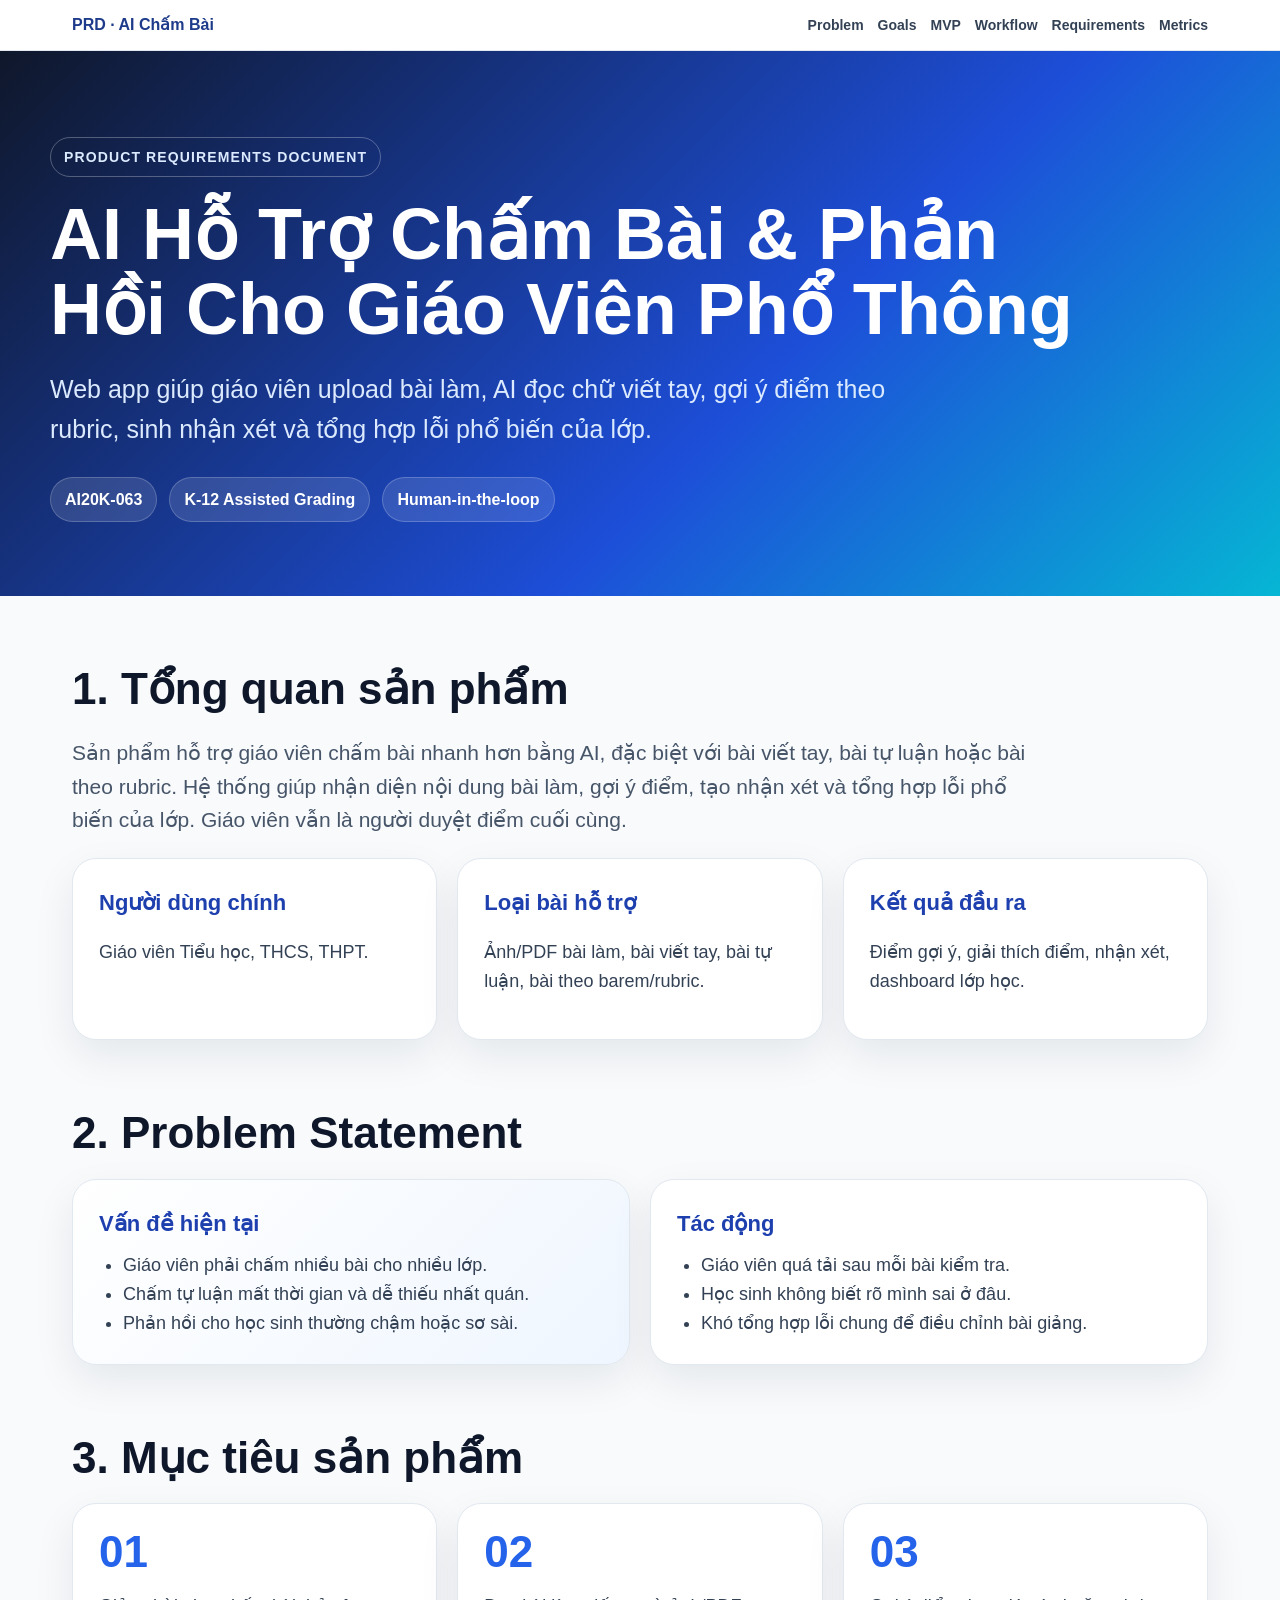
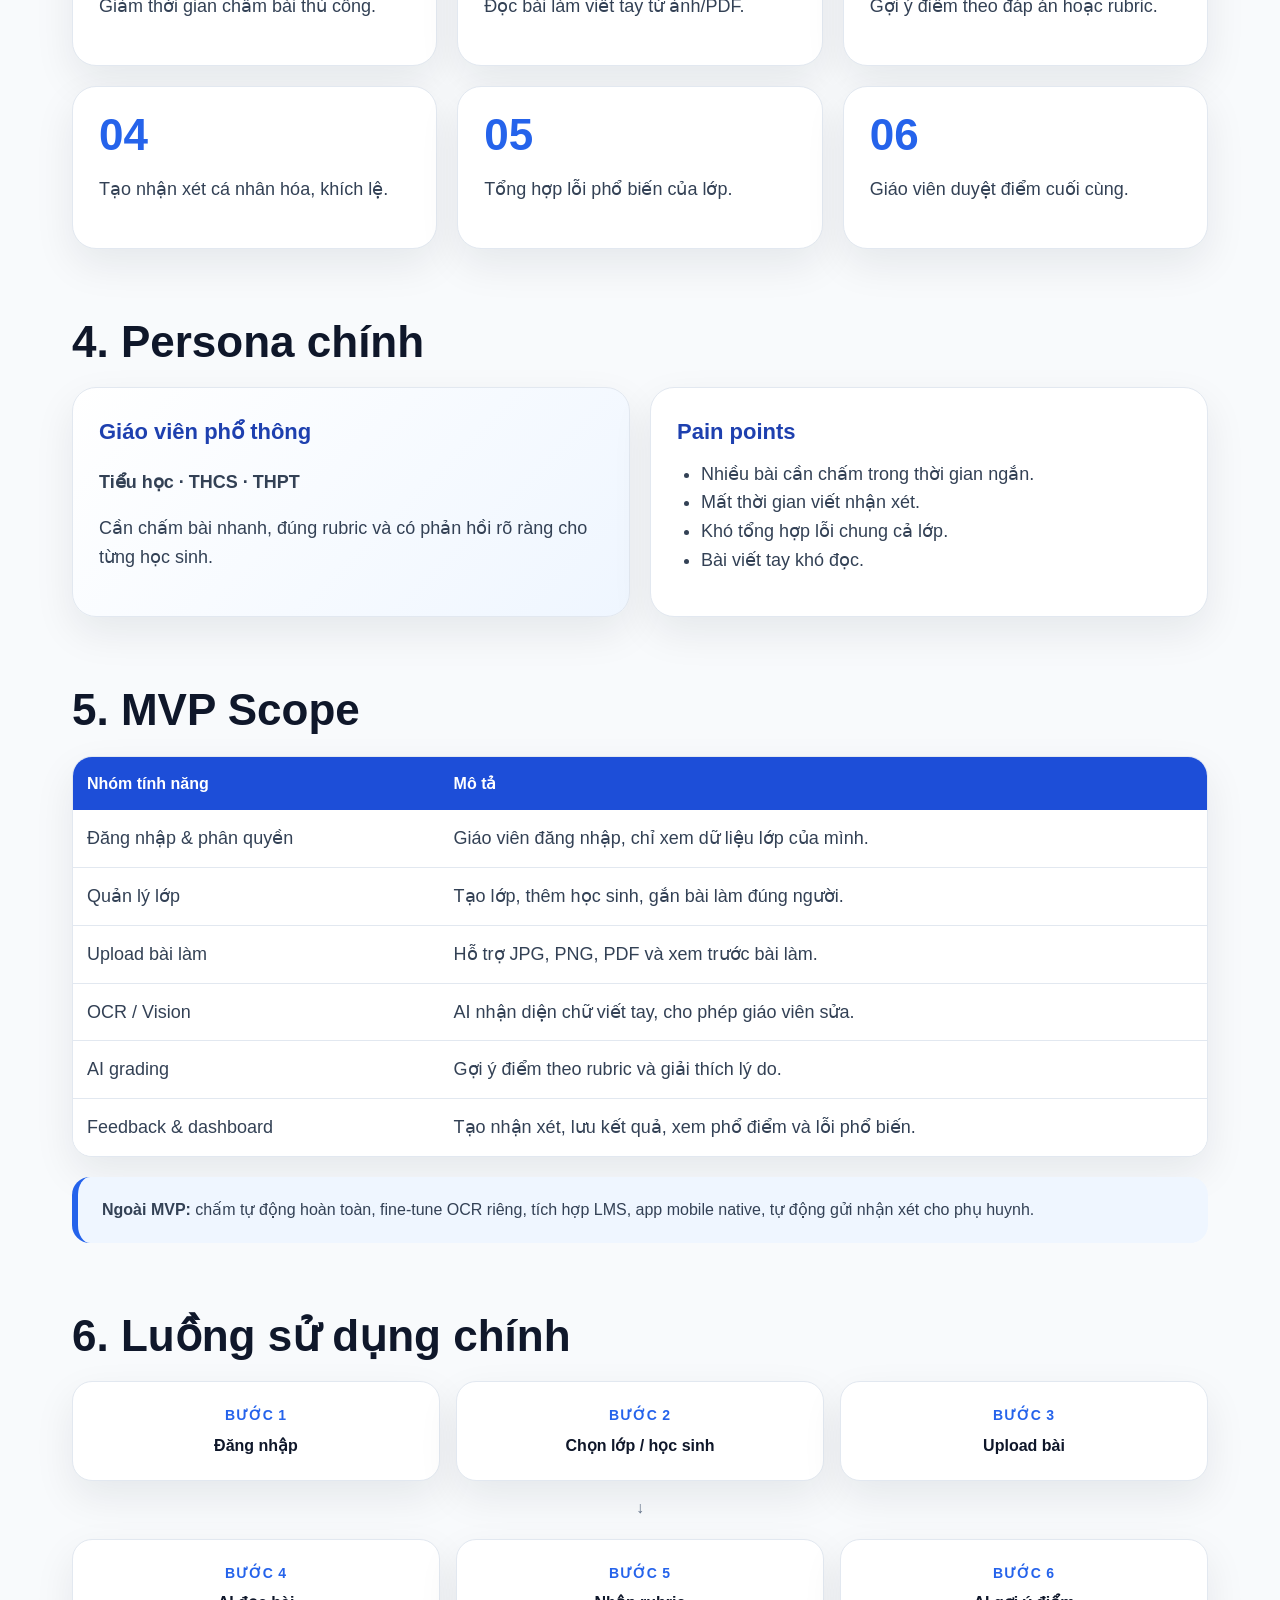
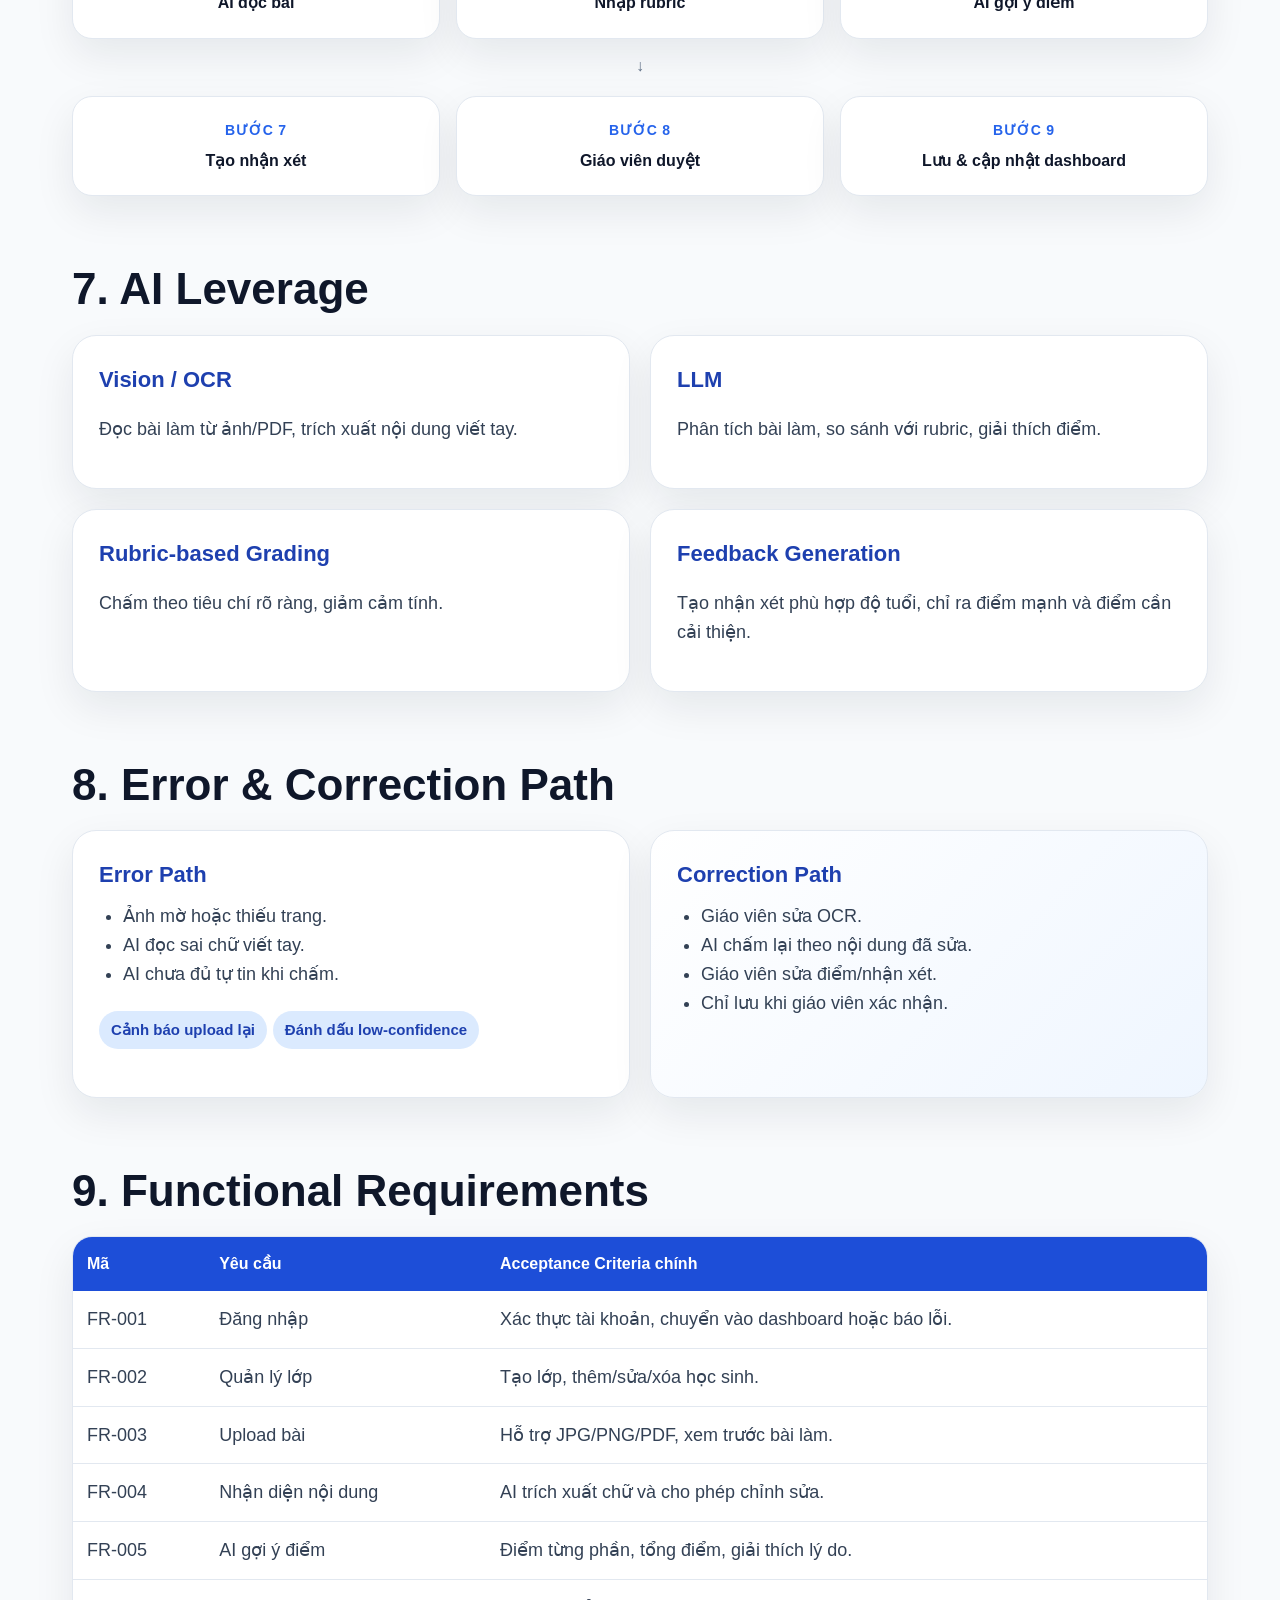
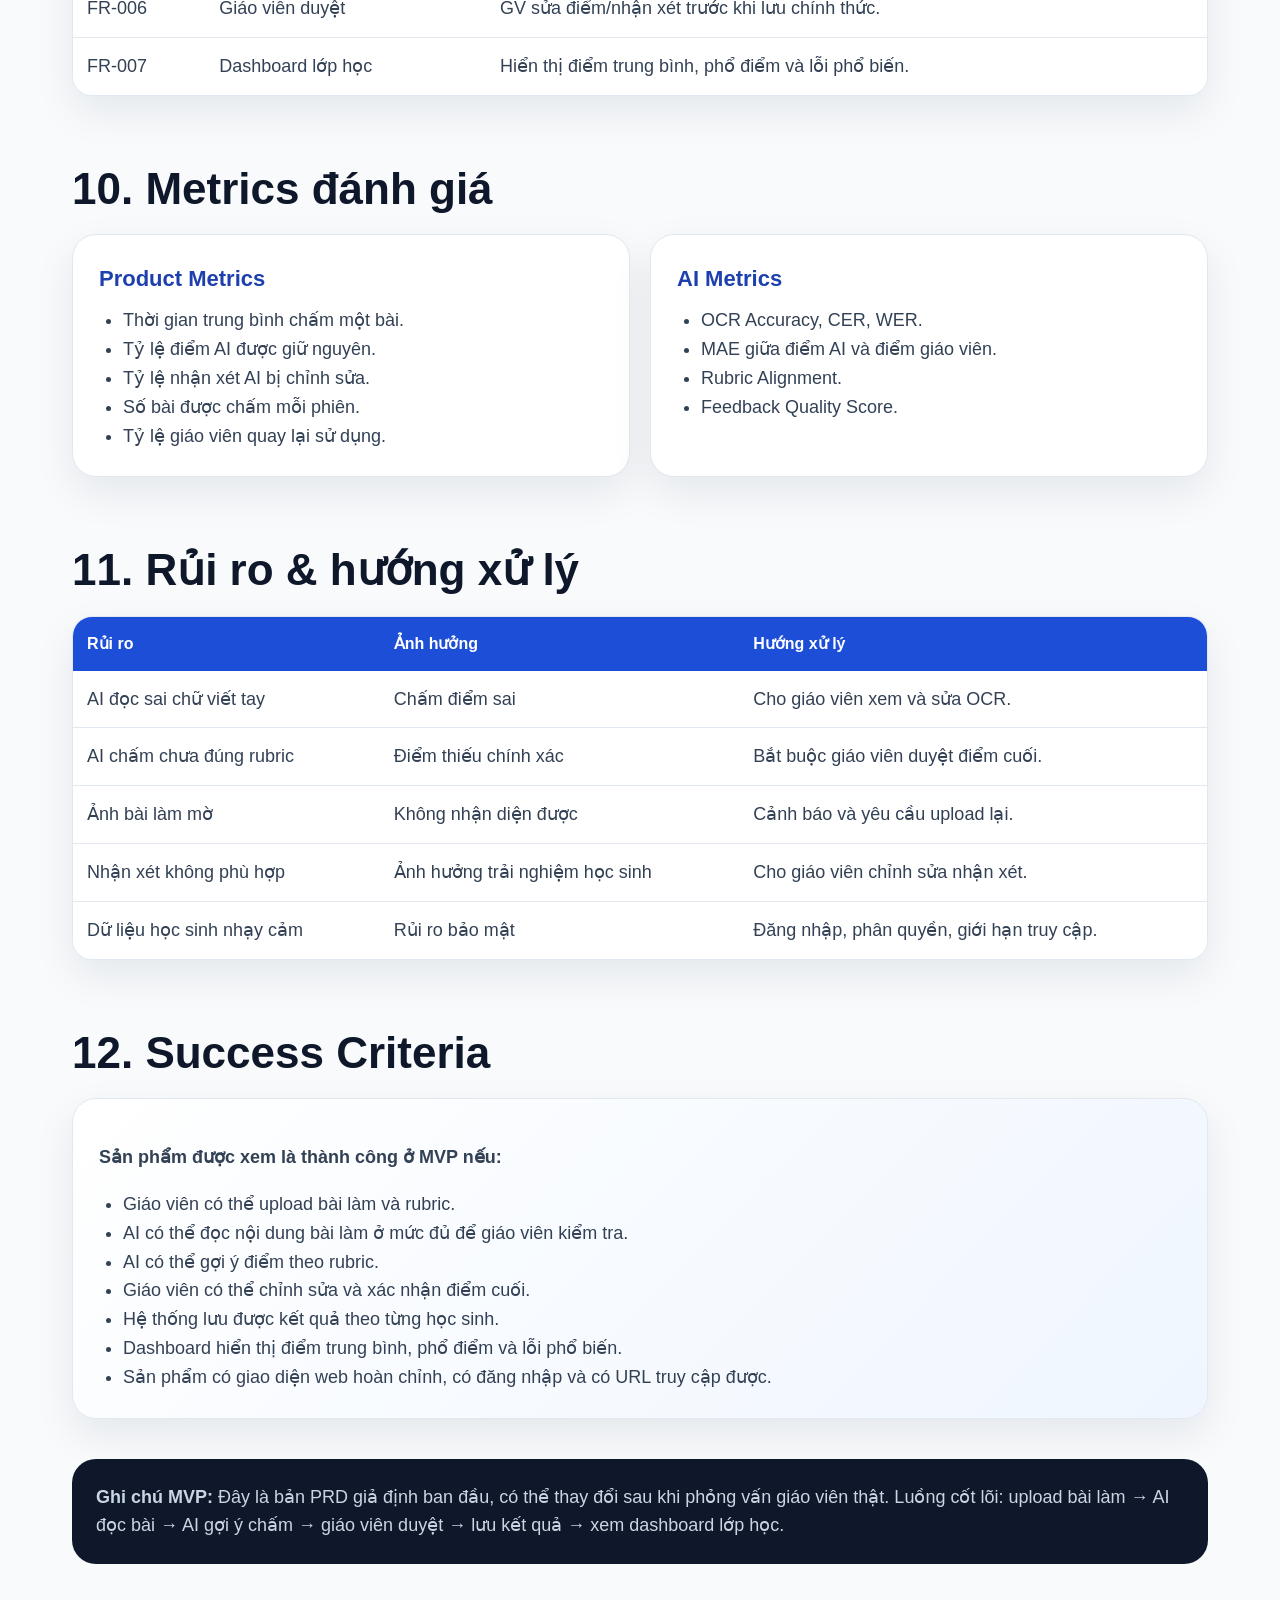
<file: user_persona, mvp, prd.html>
<!doctype html>
<html lang="vi">
<head>
  <meta charset="utf-8" />
  <meta name="viewport" content="width=device-width, initial-scale=1" />
  <title>PRD – AI Hỗ Trợ Chấm Bài</title>
  <style>
    :root{
      --bg:#f8fafc;
      --ink:#0f172a;
      --muted:#64748b;
      --primary:#2563eb;
      --primary-dark:#1e3a8a;
      --cyan:#06b6d4;
      --card:#ffffff;
      --line:#e2e8f0;
      --soft:#eff6ff;
      --green:#16a34a;
      --orange:#f97316;
      --red:#ef4444;
      --shadow:0 16px 40px rgba(15,23,42,.08);
    }
    *{box-sizing:border-box}
    html{scroll-behavior:smooth}
    body{
      margin:0;
      font-family:Inter,Arial,sans-serif;
      background:var(--bg);
      color:var(--ink);
      line-height:1.6;
    }
    .topbar{
      position:sticky;
      top:0;
      z-index:50;
      background:rgba(255,255,255,.9);
      backdrop-filter:blur(14px);
      border-bottom:1px solid var(--line);
    }
    .nav{
      max-width:1180px;
      margin:0 auto;
      padding:12px 22px;
      display:flex;
      align-items:center;
      justify-content:space-between;
      gap:18px;
    }
    .brand{font-weight:850;color:var(--primary-dark);white-space:nowrap}
    .links{display:flex;gap:14px;flex-wrap:wrap;justify-content:flex-end}
    .links a{color:#334155;text-decoration:none;font-size:14px;font-weight:700}
    .links a:hover{color:var(--primary)}
    .hero{
      background:linear-gradient(135deg,#0f172a 0%,#1d4ed8 60%,#06b6d4 100%);
      color:white;
      padding:86px 22px 74px;
    }
    .hero-inner{max-width:1180px;margin:0 auto}
    .kicker{
      display:inline-block;
      padding:8px 13px;
      border:1px solid rgba(255,255,255,.28);
      border-radius:999px;
      color:#dbeafe;
      font-size:14px;
      font-weight:800;
      text-transform:uppercase;
      letter-spacing:.08em;
      margin-bottom:20px;
    }
    h1{font-size:clamp(38px,6vw,72px);line-height:1.04;margin:0 0 22px;font-weight:900;max-width:1050px}
    .hero p{font-size:clamp(18px,2.3vw,25px);color:#dbeafe;max-width:900px;margin:0 0 28px}
    .hero-meta{display:flex;gap:12px;flex-wrap:wrap}
    .pill{display:inline-flex;align-items:center;gap:8px;padding:9px 14px;border-radius:999px;background:rgba(255,255,255,.12);border:1px solid rgba(255,255,255,.2);font-weight:750;color:white}
    main{max-width:1180px;margin:0 auto;padding:34px 22px 90px}
    section{padding:34px 0;scroll-margin-top:72px}
    h2{font-size:clamp(28px,4vw,44px);line-height:1.15;margin:0 0 20px;color:#0f172a}
    h3{font-size:22px;margin:0 0 10px;color:#1e40af}
    p,li,td{font-size:18px;color:#334155}
    .lead{font-size:21px;color:#475569;max-width:980px}
    .grid{display:grid;gap:20px}.grid2{grid-template-columns:repeat(2,minmax(0,1fr))}.grid3{grid-template-columns:repeat(3,minmax(0,1fr))}
    .card{background:var(--card);border:1px solid var(--line);border-radius:24px;padding:26px;box-shadow:var(--shadow)}
    .card.highlight{background:linear-gradient(135deg,#ffffff,#eff6ff)}
    .num{font-size:44px;line-height:1;font-weight:900;color:var(--primary);margin-bottom:10px}
    ul{margin:10px 0 0;padding-left:24px}
    .tag{display:inline-block;padding:7px 12px;border-radius:999px;background:#dbeafe;color:#1e40af;font-weight:800;margin:4px 6px 4px 0;font-size:15px}
    .table-wrap{overflow-x:auto;border-radius:20px;box-shadow:var(--shadow);border:1px solid var(--line);background:white}
    table{width:100%;border-collapse:collapse;min-width:760px;background:white}
    th{background:#1d4ed8;color:white;text-align:left;font-size:16px;padding:14px}
    td{padding:14px;border-bottom:1px solid var(--line);vertical-align:top}
    tr:last-child td{border-bottom:none}
    .flow{display:grid;grid-template-columns:repeat(3,1fr);gap:16px;margin-top:18px}
    .step{position:relative;background:white;border:1px solid var(--line);border-radius:20px;padding:22px;box-shadow:var(--shadow);font-weight:850;color:#0f172a;text-align:center}
    .step span{display:block;color:var(--primary);font-size:14px;text-transform:uppercase;letter-spacing:.06em;margin-bottom:6px}
    .arrow-note{text-align:center;color:#64748b;margin:14px 0;font-weight:800}
    .callout{border-left:6px solid var(--primary);background:#eff6ff;border-radius:18px;padding:20px 24px;color:#334155}
    .footer-note{margin-top:40px;padding:24px;border-radius:24px;background:#0f172a;color:white}
    .footer-note p{color:#cbd5e1;margin:0}
    @media (max-width:850px){
      .grid2,.grid3,.flow{grid-template-columns:1fr}
      .links{display:none}
      .hero{padding-top:60px}
      p,li,td{font-size:16px}
    }
    @media print{
      .topbar{display:none}
      body{background:white}
      section{break-inside:avoid}
      .card,.table-wrap{box-shadow:none}
    }
  </style>
</head>
<body>
  <div class="topbar">
    <div class="nav">
      <div class="brand">PRD · AI Chấm Bài</div>
      <div class="links">
        <a href="#problem">Problem</a>
        <a href="#goals">Goals</a>
        <a href="#mvp">MVP</a>
        <a href="#flow">Workflow</a>
        <a href="#requirements">Requirements</a>
        <a href="#metrics">Metrics</a>
      </div>
    </div>
  </div>

  <header class="hero">
    <div class="hero-inner">
      <div class="kicker">Product Requirements Document</div>
      <h1>AI Hỗ Trợ Chấm Bài & Phản Hồi Cho Giáo Viên Phổ Thông</h1>
      <p>Web app giúp giáo viên upload bài làm, AI đọc chữ viết tay, gợi ý điểm theo rubric, sinh nhận xét và tổng hợp lỗi phổ biến của lớp.</p>
      <div class="hero-meta">
        <span class="pill">AI20K-063</span>
        <span class="pill">K-12 Assisted Grading</span>
        <span class="pill">Human-in-the-loop</span>
      </div>
    </div>
  </header>

  <main>
    <section id="overview">
      <h2>1. Tổng quan sản phẩm</h2>
      <p class="lead">Sản phẩm hỗ trợ giáo viên chấm bài nhanh hơn bằng AI, đặc biệt với bài viết tay, bài tự luận hoặc bài theo rubric. Hệ thống giúp nhận diện nội dung bài làm, gợi ý điểm, tạo nhận xét và tổng hợp lỗi phổ biến của lớp. Giáo viên vẫn là người duyệt điểm cuối cùng.</p>
      <div class="grid grid3">
        <div class="card"><h3>Người dùng chính</h3><p>Giáo viên Tiểu học, THCS, THPT.</p></div>
        <div class="card"><h3>Loại bài hỗ trợ</h3><p>Ảnh/PDF bài làm, bài viết tay, bài tự luận, bài theo barem/rubric.</p></div>
        <div class="card"><h3>Kết quả đầu ra</h3><p>Điểm gợi ý, giải thích điểm, nhận xét, dashboard lớp học.</p></div>
      </div>
    </section>

    <section id="problem">
      <h2>2. Problem Statement</h2>
      <div class="grid grid2">
        <div class="card highlight"><h3>Vấn đề hiện tại</h3><ul><li>Giáo viên phải chấm nhiều bài cho nhiều lớp.</li><li>Chấm tự luận mất thời gian và dễ thiếu nhất quán.</li><li>Phản hồi cho học sinh thường chậm hoặc sơ sài.</li></ul></div>
        <div class="card"><h3>Tác động</h3><ul><li>Giáo viên quá tải sau mỗi bài kiểm tra.</li><li>Học sinh không biết rõ mình sai ở đâu.</li><li>Khó tổng hợp lỗi chung để điều chỉnh bài giảng.</li></ul></div>
      </div>
    </section>

    <section id="goals">
      <h2>3. Mục tiêu sản phẩm</h2>
      <div class="grid grid3">
        <div class="card"><div class="num">01</div><p>Giảm thời gian chấm bài thủ công.</p></div>
        <div class="card"><div class="num">02</div><p>Đọc bài làm viết tay từ ảnh/PDF.</p></div>
        <div class="card"><div class="num">03</div><p>Gợi ý điểm theo đáp án hoặc rubric.</p></div>
        <div class="card"><div class="num">04</div><p>Tạo nhận xét cá nhân hóa, khích lệ.</p></div>
        <div class="card"><div class="num">05</div><p>Tổng hợp lỗi phổ biến của lớp.</p></div>
        <div class="card"><div class="num">06</div><p>Giáo viên duyệt điểm cuối cùng.</p></div>
      </div>
    </section>

    <section id="persona">
      <h2>4. Persona chính</h2>
      <div class="grid grid2">
        <div class="card highlight"><h3>Giáo viên phổ thông</h3><p><strong>Tiểu học · THCS · THPT</strong></p><p>Cần chấm bài nhanh, đúng rubric và có phản hồi rõ ràng cho từng học sinh.</p></div>
        <div class="card"><h3>Pain points</h3><ul><li>Nhiều bài cần chấm trong thời gian ngắn.</li><li>Mất thời gian viết nhận xét.</li><li>Khó tổng hợp lỗi chung cả lớp.</li><li>Bài viết tay khó đọc.</li></ul></div>
      </div>
    </section>

    <section id="mvp">
      <h2>5. MVP Scope</h2>
      <div class="table-wrap">
        <table>
          <tr><th>Nhóm tính năng</th><th>Mô tả</th></tr>
          <tr><td>Đăng nhập & phân quyền</td><td>Giáo viên đăng nhập, chỉ xem dữ liệu lớp của mình.</td></tr>
          <tr><td>Quản lý lớp</td><td>Tạo lớp, thêm học sinh, gắn bài làm đúng người.</td></tr>
          <tr><td>Upload bài làm</td><td>Hỗ trợ JPG, PNG, PDF và xem trước bài làm.</td></tr>
          <tr><td>OCR / Vision</td><td>AI nhận diện chữ viết tay, cho phép giáo viên sửa.</td></tr>
          <tr><td>AI grading</td><td>Gợi ý điểm theo rubric và giải thích lý do.</td></tr>
          <tr><td>Feedback & dashboard</td><td>Tạo nhận xét, lưu kết quả, xem phổ điểm và lỗi phổ biến.</td></tr>
        </table>
      </div>
      <div class="callout" style="margin-top:20px"><strong>Ngoài MVP:</strong> chấm tự động hoàn toàn, fine-tune OCR riêng, tích hợp LMS, app mobile native, tự động gửi nhận xét cho phụ huynh.</div>
    </section>

    <section id="flow">
      <h2>6. Luồng sử dụng chính</h2>
      <div class="flow">
        <div class="step"><span>Bước 1</span>Đăng nhập</div>
        <div class="step"><span>Bước 2</span>Chọn lớp / học sinh</div>
        <div class="step"><span>Bước 3</span>Upload bài</div>
      </div>
      <div class="arrow-note">↓</div>
      <div class="flow">
        <div class="step"><span>Bước 4</span>AI đọc bài</div>
        <div class="step"><span>Bước 5</span>Nhập rubric</div>
        <div class="step"><span>Bước 6</span>AI gợi ý điểm</div>
      </div>
      <div class="arrow-note">↓</div>
      <div class="flow">
        <div class="step"><span>Bước 7</span>Tạo nhận xét</div>
        <div class="step"><span>Bước 8</span>Giáo viên duyệt</div>
        <div class="step"><span>Bước 9</span>Lưu & cập nhật dashboard</div>
      </div>
    </section>

    <section id="ai">
      <h2>7. AI Leverage</h2>
      <div class="grid grid2">
        <div class="card"><h3>Vision / OCR</h3><p>Đọc bài làm từ ảnh/PDF, trích xuất nội dung viết tay.</p></div>
        <div class="card"><h3>LLM</h3><p>Phân tích bài làm, so sánh với rubric, giải thích điểm.</p></div>
        <div class="card"><h3>Rubric-based Grading</h3><p>Chấm theo tiêu chí rõ ràng, giảm cảm tính.</p></div>
        <div class="card"><h3>Feedback Generation</h3><p>Tạo nhận xét phù hợp độ tuổi, chỉ ra điểm mạnh và điểm cần cải thiện.</p></div>
      </div>
    </section>

    <section id="error">
      <h2>8. Error & Correction Path</h2>
      <div class="grid grid2">
        <div class="card"><h3>Error Path</h3><ul><li>Ảnh mờ hoặc thiếu trang.</li><li>AI đọc sai chữ viết tay.</li><li>AI chưa đủ tự tin khi chấm.</li></ul><p><span class="tag">Cảnh báo upload lại</span><span class="tag">Đánh dấu low-confidence</span></p></div>
        <div class="card highlight"><h3>Correction Path</h3><ul><li>Giáo viên sửa OCR.</li><li>AI chấm lại theo nội dung đã sửa.</li><li>Giáo viên sửa điểm/nhận xét.</li><li>Chỉ lưu khi giáo viên xác nhận.</li></ul></div>
      </div>
    </section>

    <section id="requirements">
      <h2>9. Functional Requirements</h2>
      <div class="table-wrap">
        <table>
          <tr><th>Mã</th><th>Yêu cầu</th><th>Acceptance Criteria chính</th></tr>
          <tr><td>FR-001</td><td>Đăng nhập</td><td>Xác thực tài khoản, chuyển vào dashboard hoặc báo lỗi.</td></tr>
          <tr><td>FR-002</td><td>Quản lý lớp</td><td>Tạo lớp, thêm/sửa/xóa học sinh.</td></tr>
          <tr><td>FR-003</td><td>Upload bài</td><td>Hỗ trợ JPG/PNG/PDF, xem trước bài làm.</td></tr>
          <tr><td>FR-004</td><td>Nhận diện nội dung</td><td>AI trích xuất chữ và cho phép chỉnh sửa.</td></tr>
          <tr><td>FR-005</td><td>AI gợi ý điểm</td><td>Điểm từng phần, tổng điểm, giải thích lý do.</td></tr>
          <tr><td>FR-006</td><td>Giáo viên duyệt</td><td>GV sửa điểm/nhận xét trước khi lưu chính thức.</td></tr>
          <tr><td>FR-007</td><td>Dashboard lớp học</td><td>Hiển thị điểm trung bình, phổ điểm và lỗi phổ biến.</td></tr>
        </table>
      </div>
    </section>

    <section id="metrics">
      <h2>10. Metrics đánh giá</h2>
      <div class="grid grid2">
        <div class="card"><h3>Product Metrics</h3><ul><li>Thời gian trung bình chấm một bài.</li><li>Tỷ lệ điểm AI được giữ nguyên.</li><li>Tỷ lệ nhận xét AI bị chỉnh sửa.</li><li>Số bài được chấm mỗi phiên.</li><li>Tỷ lệ giáo viên quay lại sử dụng.</li></ul></div>
        <div class="card"><h3>AI Metrics</h3><ul><li>OCR Accuracy, CER, WER.</li><li>MAE giữa điểm AI và điểm giáo viên.</li><li>Rubric Alignment.</li><li>Feedback Quality Score.</li></ul></div>
      </div>
    </section>

    <section id="risks">
      <h2>11. Rủi ro & hướng xử lý</h2>
      <div class="table-wrap">
        <table>
          <tr><th>Rủi ro</th><th>Ảnh hưởng</th><th>Hướng xử lý</th></tr>
          <tr><td>AI đọc sai chữ viết tay</td><td>Chấm điểm sai</td><td>Cho giáo viên xem và sửa OCR.</td></tr>
          <tr><td>AI chấm chưa đúng rubric</td><td>Điểm thiếu chính xác</td><td>Bắt buộc giáo viên duyệt điểm cuối.</td></tr>
          <tr><td>Ảnh bài làm mờ</td><td>Không nhận diện được</td><td>Cảnh báo và yêu cầu upload lại.</td></tr>
          <tr><td>Nhận xét không phù hợp</td><td>Ảnh hưởng trải nghiệm học sinh</td><td>Cho giáo viên chỉnh sửa nhận xét.</td></tr>
          <tr><td>Dữ liệu học sinh nhạy cảm</td><td>Rủi ro bảo mật</td><td>Đăng nhập, phân quyền, giới hạn truy cập.</td></tr>
        </table>
      </div>
    </section>

    <section id="success">
      <h2>12. Success Criteria</h2>
      <div class="card highlight">
        <p><strong>Sản phẩm được xem là thành công ở MVP nếu:</strong></p>
        <ul>
          <li>Giáo viên có thể upload bài làm và rubric.</li>
          <li>AI có thể đọc nội dung bài làm ở mức đủ để giáo viên kiểm tra.</li>
          <li>AI có thể gợi ý điểm theo rubric.</li>
          <li>Giáo viên có thể chỉnh sửa và xác nhận điểm cuối.</li>
          <li>Hệ thống lưu được kết quả theo từng học sinh.</li>
          <li>Dashboard hiển thị điểm trung bình, phổ điểm và lỗi phổ biến.</li>
          <li>Sản phẩm có giao diện web hoàn chỉnh, có đăng nhập và có URL truy cập được.</li>
        </ul>
      </div>
      <div class="footer-note">
        <p><strong>Ghi chú MVP:</strong> Đây là bản PRD giả định ban đầu, có thể thay đổi sau khi phỏng vấn giáo viên thật. Luồng cốt lõi: upload bài làm → AI đọc bài → AI gợi ý chấm → giáo viên duyệt → lưu kết quả → xem dashboard lớp học.</p>
      </div>
    </section>
  </main>
</body>
</html>
</file>
